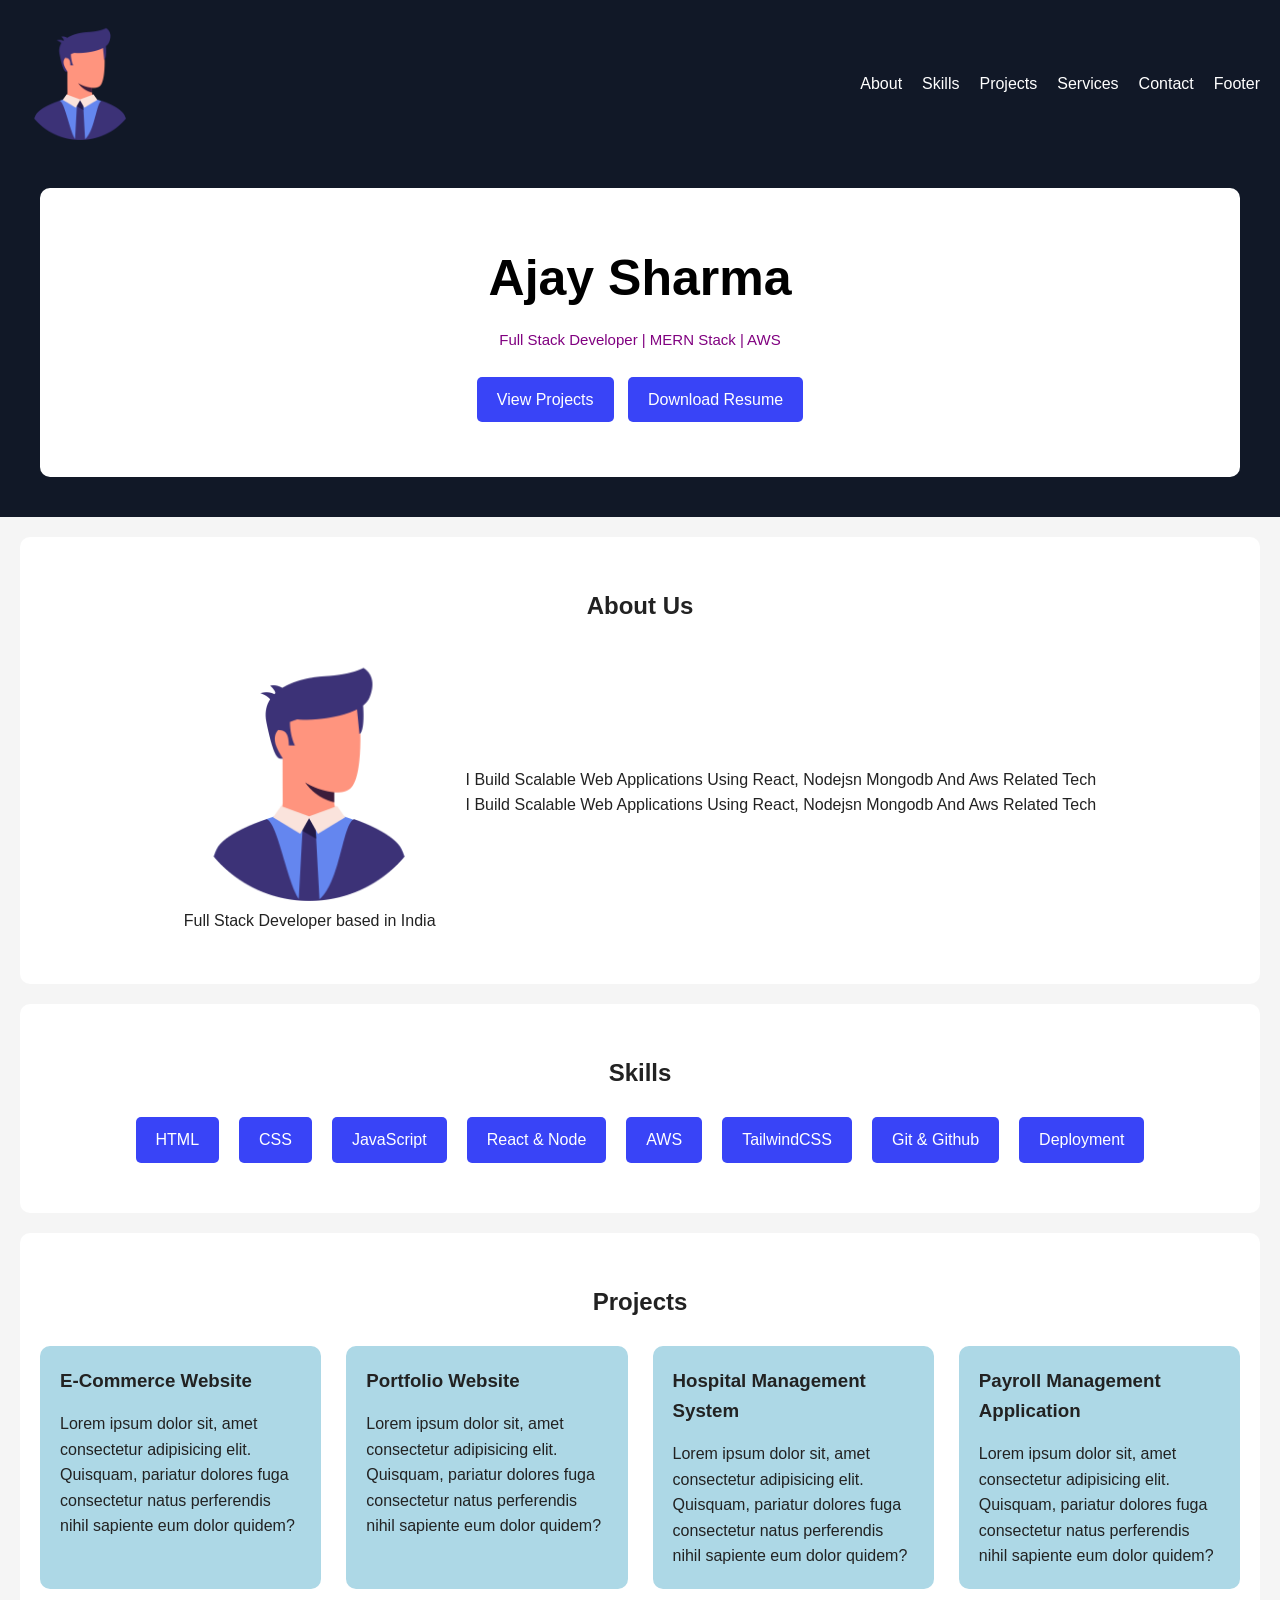
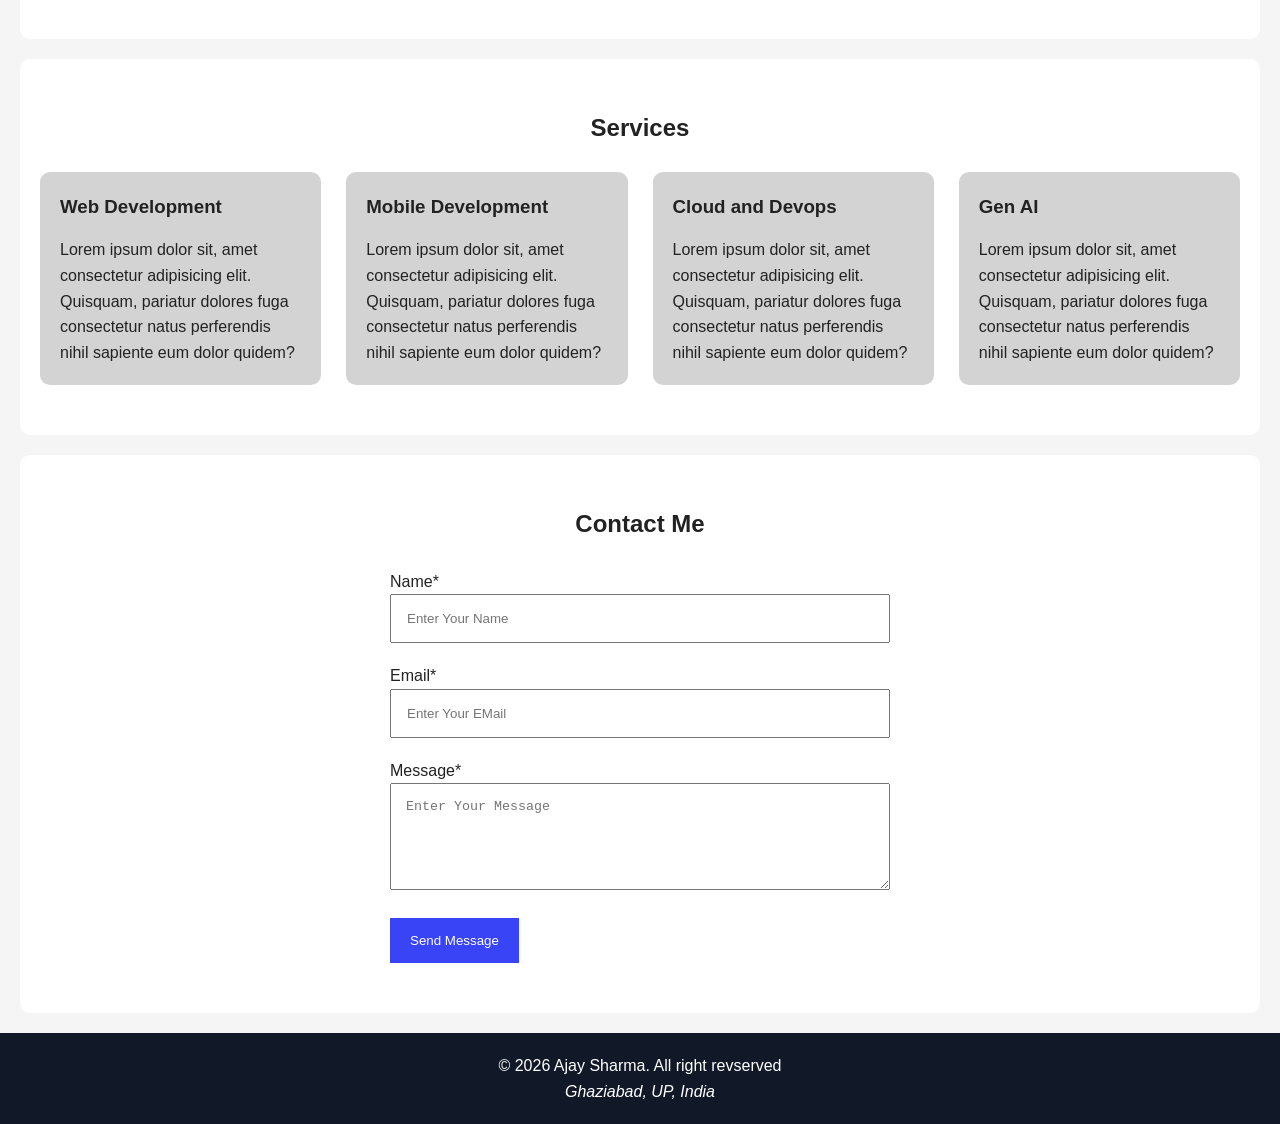
<file: index.html>
<!doctype html>
<html lang="en">
  <head>
    <meta charset="UTF-8" />
    <meta name="viewport" content="width=device-width, initial-scale=1.0" />
    <title>Ajay Sharma | Full Stack Developer Portfolio</title>
    <meta
      name="description"
      content="Portfolio of Ajay Sharma - Full Stack Developer specializing in react, MERN Stack, AWS and Scalable web applications"
    />

    <meta
      name="keywords"
      content="full stack developer, mern stack, react developer, aws, portfolio, javascript developer"
    />

    <meta name="author" content="Ajay Sharma" />

    <link rel="stylesheet" href="./assets/css/style.css" />
  </head>

  <body>
    <!-- Header -->
    <header>
      <!-- Navigation Menu -->
      <nav aria-label="Main Navigation">
        <a href="/">
          <img
            src="./assets/images/manager.png"
            alt="Ajay Sharma Logo"
            width="120"
          />
        </a>

        <ul>
          <li>
            <a href="#about">About</a>
          </li>
          <li>
            <a href="#skills">Skills</a>
          </li>
          <li>
            <a href="#projects">Projects</a>
          </li>
          <li>
            <a href="#services">Services</a>
          </li>
          <li>
            <a href="#contact">Contact</a>
          </li>
          <li>
            <a href="#footer">Footer</a>
          </li>
        </ul>
      </nav>

      <!-- Hero Section -->
      <section class="hero" aria-labelledby="hero-title">
        <h1 id="hero-title">Ajay Sharma</h1>
        <p>Full Stack Developer | MERN Stack | AWS</p>

        <a href="#projects">View Projects</a>
        <a href="resume.pdf">Download Resume</a>
      </section>
    </header>

    <!-- Main Content -->
    <main id="main-content">
      <!-- About -->
      <section id="about" aria-labelledby="about-title">
        <h2 id="about-title">About Us</h2>

        <div class="about-content">
          <figure>
            <img
              src="./assets/images/manager.png"
              alt="Portrait of Ajay Sharma"
              width="300"
            />
            <figcaption>Full Stack Developer based in India</figcaption>
          </figure>

          <div>
            <p>
              I build scalable web applications using react, nodejsn mongodb and
              aws related tech
            </p>
            <p>
              I build scalable web applications using react, nodejsn mongodb and
              aws related tech
            </p>
          </div>
        </div>
      </section>

      <!-- Skills -->
      <section id="skills" aria-labelledby="skill-title">
        <h2 id="skill-title">Skills</h2>
        <ul class="skills-list">
          <li>HTML</li>
          <li>CSS</li>
          <li>JavaScript</li>
          <li>React & Node</li>
          <li>AWS</li>
          <li>TailwindCSS</li>
          <li>Git & Github</li>
          <li>Deployment</li>
        </ul>
      </section>

      <!-- Projects -->
      <section id="projects" aria-labelledby="project-title">
        <h2 id="project-title">Projects</h2>

        <div class="project-container">
          <article class="project-card">
            <h3>E-Commerce Website</h3>
            <p>
              Lorem ipsum dolor sit, amet consectetur adipisicing elit.
              Quisquam, pariatur dolores fuga consectetur natus perferendis
              nihil sapiente eum dolor quidem?
            </p>
          </article>

          <article class="project-card">
            <h3>Portfolio Website</h3>
            <p>
              Lorem ipsum dolor sit, amet consectetur adipisicing elit.
              Quisquam, pariatur dolores fuga consectetur natus perferendis
              nihil sapiente eum dolor quidem?
            </p>
          </article>

          <article class="project-card">
            <h3>Hospital Management System</h3>
            <p>
              Lorem ipsum dolor sit, amet consectetur adipisicing elit.
              Quisquam, pariatur dolores fuga consectetur natus perferendis
              nihil sapiente eum dolor quidem?
            </p>
          </article>

          <article class="project-card">
            <h3>Payroll Management Application</h3>
            <p>
              Lorem ipsum dolor sit, amet consectetur adipisicing elit.
              Quisquam, pariatur dolores fuga consectetur natus perferendis
              nihil sapiente eum dolor quidem?
            </p>
          </article>
        </div>
      </section>

      <!-- Services -->
      <section id="services" aria-labelledby="service-title">
        <h2 id="service-title">Services</h2>

        <div class="service-container">
          <article class="service-card">
            <h3>Web Development</h3>
            <p>
              Lorem ipsum dolor sit, amet consectetur adipisicing elit.
              Quisquam, pariatur dolores fuga consectetur natus perferendis
              nihil sapiente eum dolor quidem?
            </p>
          </article>

          <article class="service-card">
            <h3>Mobile Development</h3>
            <p>
              Lorem ipsum dolor sit, amet consectetur adipisicing elit.
              Quisquam, pariatur dolores fuga consectetur natus perferendis
              nihil sapiente eum dolor quidem?
            </p>
          </article>

          <article class="service-card">
            <h3>Cloud and Devops</h3>
            <p>
              Lorem ipsum dolor sit, amet consectetur adipisicing elit.
              Quisquam, pariatur dolores fuga consectetur natus perferendis
              nihil sapiente eum dolor quidem?
            </p>
          </article>

          <article class="service-card">
            <h3>Gen AI</h3>
            <p>
              Lorem ipsum dolor sit, amet consectetur adipisicing elit.
              Quisquam, pariatur dolores fuga consectetur natus perferendis
              nihil sapiente eum dolor quidem?
            </p>
          </article>
        </div>
      </section>

      <!-- Contact -->
      <section id="contact" aria-labelledby="contact-title">
        <h2 id="contact-title">Contact Me</h2>

        <form action="https://submit-form.com/5MUQu26eQ">
          <div>
            <label for="name">Name*</label>
            <input
              type="text"
              name="name"
              id="name"
              placeholder="Enter Your Name"
            />
          </div>

          <div>
            <label for="email">Email*</label>
            <input
              type="email"
              name="email"
              id="email"
              placeholder="Enter Your EMail"
            />
          </div>

          <div>
            <label for="message">Message*</label>
            <textarea
              rows="5"
              name="message"
              id="message"
              placeholder="Enter Your Message"
            ></textarea>
          </div>

          <button type="submit">Send Message</button>
        </form>
      </section>

      <!-- Footer -->
      <footer id="footer">
        <p>&copy; 2026 Ajay Sharma. All right revserved</p>
        <address>Ghaziabad, UP, India</address>
      </footer>
    </main>
  </body>
</html>

<!-- HTML Entities -->
</file>
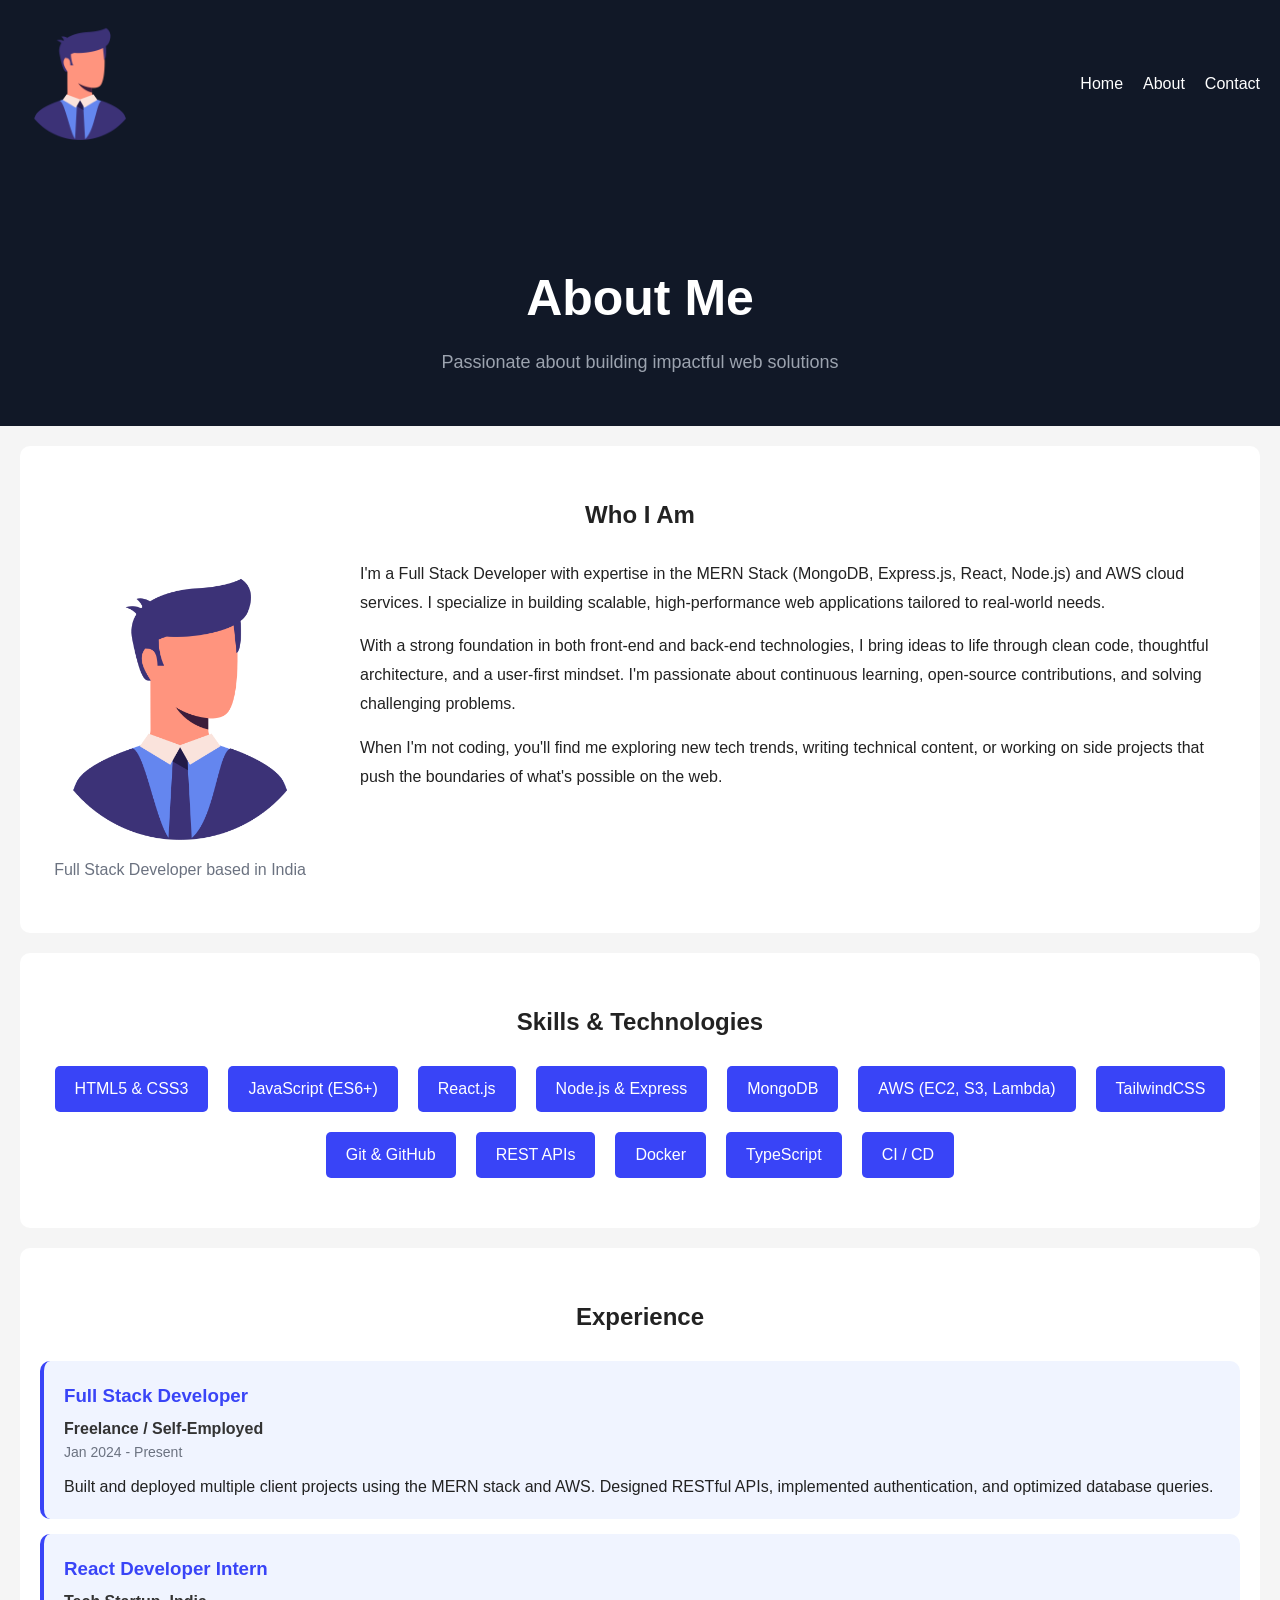
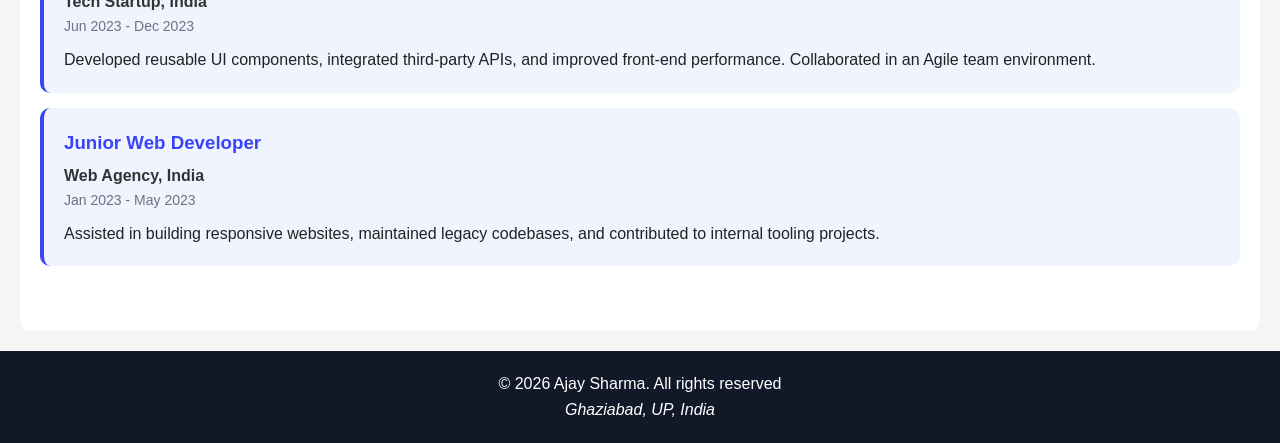
<file: about.html>
<!DOCTYPE html>
<html lang="en">

<head>
    <meta charset="UTF-8">
    <meta name="viewport" content="width=device-width, initial-scale=1.0">
    <title>About | Ajay Sharma - Full Stack Developer</title>
    <meta name="description" content="Learn more about Ajay Sharma - Full Stack Developer specializing in MERN Stack, AWS, and scalable web applications" />
    <meta name="keywords" content="full stack developer, about, mern stack, react developer, aws, portfolio, javascript developer" />
    <meta name="author" content="Ajay Sharma" />
    <link rel="stylesheet" href="./assets/css/style.css" />
    <style>
        .about-hero {
            text-align: center;
            padding: 50px var(--spacing-20px);
            background-color: #111827;
            color: white;
            margin: 0;
            border-radius: 0;
        }
        .about-hero h1 {
            font-size: 50px;
            margin-bottom: 10px;
        }
        .about-hero p {
            font-size: 18px;
            color: #9ca3af;
        }
        .bio-section {
            display: flex;
            gap: 40px;
            align-items: flex-start;
            flex-wrap: wrap;
            justify-content: center;
        }
        .bio-section img {
            width: 280px;
            border-radius: 10px;
        }
        .bio-text {
            flex: 1;
            min-width: 300px;
        }
        .bio-text p {
            margin-bottom: 15px;
            line-height: 1.8;
        }
        .experience-card {
            background-color: #f0f4ff;
            padding: var(--spacing-20px);
            border-radius: 10px;
            margin-bottom: 15px;
            border-left: 4px solid var(--primary-color);
        }
        .experience-card h3 {
            margin-bottom: 5px;
            color: var(--primary-color);
        }
        .experience-card .role {
            font-weight: 600;
            color: #333;
        }
        .experience-card .date {
            font-size: 14px;
            color: #6b7280;
            margin-bottom: 10px;
        }
    </style>
</head>

<body>

    <!-- Header -->
    <header>
        <nav aria-label="Main Navigation">
            <a href="index.html">
                <img src="./assets/images/manager.png" alt="Ajay Sharma Logo" width="120" />
            </a>
            <ul>
                <li><a href="index.html">Home</a></li>
                <li><a href="about.html">About</a></li>
                <li><a href="contact.html">Contact</a></li>
            </ul>
        </nav>
    </header>

    <!-- About Hero -->
    <section class="about-hero" aria-labelledby="about-hero-title">
        <h1 id="about-hero-title">About Me</h1>
        <p>Passionate about building impactful web solutions</p>
    </section>

    <main>

        <!-- Bio -->
        <section aria-labelledby="bio-title">
            <h2 id="bio-title">Who I Am</h2>
            <div class="bio-section">
                <figure>
                    <img src="./assets/images/manager.png" alt="Portrait of Ajay Sharma" />
                    <figcaption style="text-align:center;margin-top:10px;color:#6b7280;">
                        Full Stack Developer based in India
                    </figcaption>
                </figure>
                <div class="bio-text">
                    <p>
                        I'm a Full Stack Developer with expertise in the MERN Stack (MongoDB, Express.js, React, Node.js)
                        and AWS cloud services. I specialize in building scalable, high-performance web applications
                        tailored to real-world needs.
                    </p>
                    <p>
                        With a strong foundation in both front-end and back-end technologies, I bring ideas to life
                        through clean code, thoughtful architecture, and a user-first mindset. I'm passionate about
                        continuous learning, open-source contributions, and solving challenging problems.
                    </p>
                    <p>
                        When I'm not coding, you'll find me exploring new tech trends, writing technical content,
                        or working on side projects that push the boundaries of what's possible on the web.
                    </p>
                </div>
            </div>
        </section>

        <!-- Skills -->
        <section aria-labelledby="skill-title">
            <h2 id="skill-title">Skills & Technologies</h2>
            <ul class="skills-list">
                <li>HTML5 & CSS3</li>
                <li>JavaScript (ES6+)</li>
                <li>React.js</li>
                <li>Node.js & Express</li>
                <li>MongoDB</li>
                <li>AWS (EC2, S3, Lambda)</li>
                <li>TailwindCSS</li>
                <li>Git & GitHub</li>
                <li>REST APIs</li>
                <li>Docker</li>
                <li>TypeScript</li>
                <li>CI / CD</li>
            </ul>
        </section>

        <!-- Experience -->
        <section aria-labelledby="experience-title">
            <h2 id="experience-title">Experience</h2>

            <div class="experience-card">
                <h3>Full Stack Developer</h3>
                <p class="role">Freelance / Self-Employed</p>
                <p class="date">Jan 2024 - Present</p>
                <p>
                    Built and deployed multiple client projects using the MERN stack and AWS.
                    Designed RESTful APIs, implemented authentication, and optimized database queries.
                </p>
            </div>

            <div class="experience-card">
                <h3>React Developer Intern</h3>
                <p class="role">Tech Startup, India</p>
                <p class="date">Jun 2023 - Dec 2023</p>
                <p>
                    Developed reusable UI components, integrated third-party APIs, and improved
                    front-end performance. Collaborated in an Agile team environment.
                </p>
            </div>

            <div class="experience-card">
                <h3>Junior Web Developer</h3>
                <p class="role">Web Agency, India</p>
                <p class="date">Jan 2023 - May 2023</p>
                <p>
                    Assisted in building responsive websites, maintained legacy codebases, and
                    contributed to internal tooling projects.
                </p>
            </div>
        </section>

    </main>

    <!-- Footer -->
    <footer>
        <p>&copy; 2026 Ajay Sharma. All rights reserved</p>
        <address>Ghaziabad, UP, India</address>
    </footer>

</body>

</html>
</file>
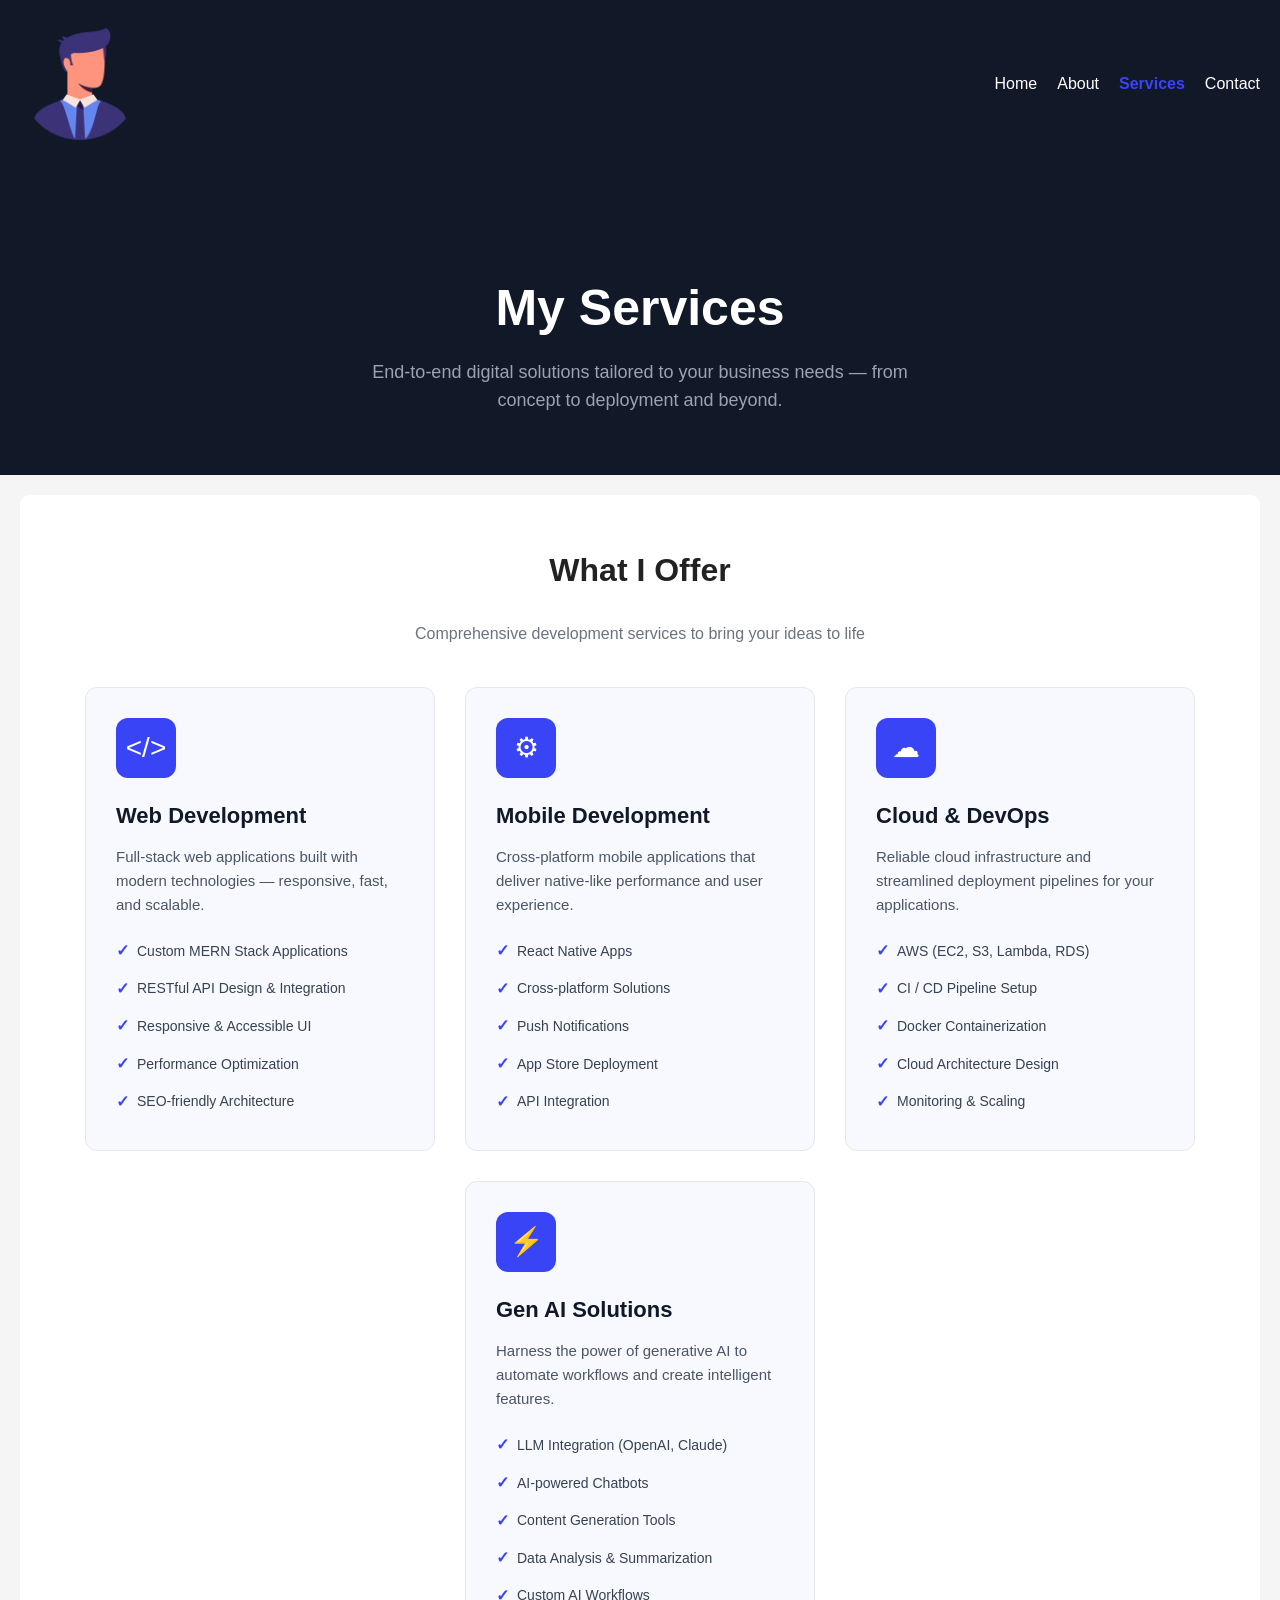
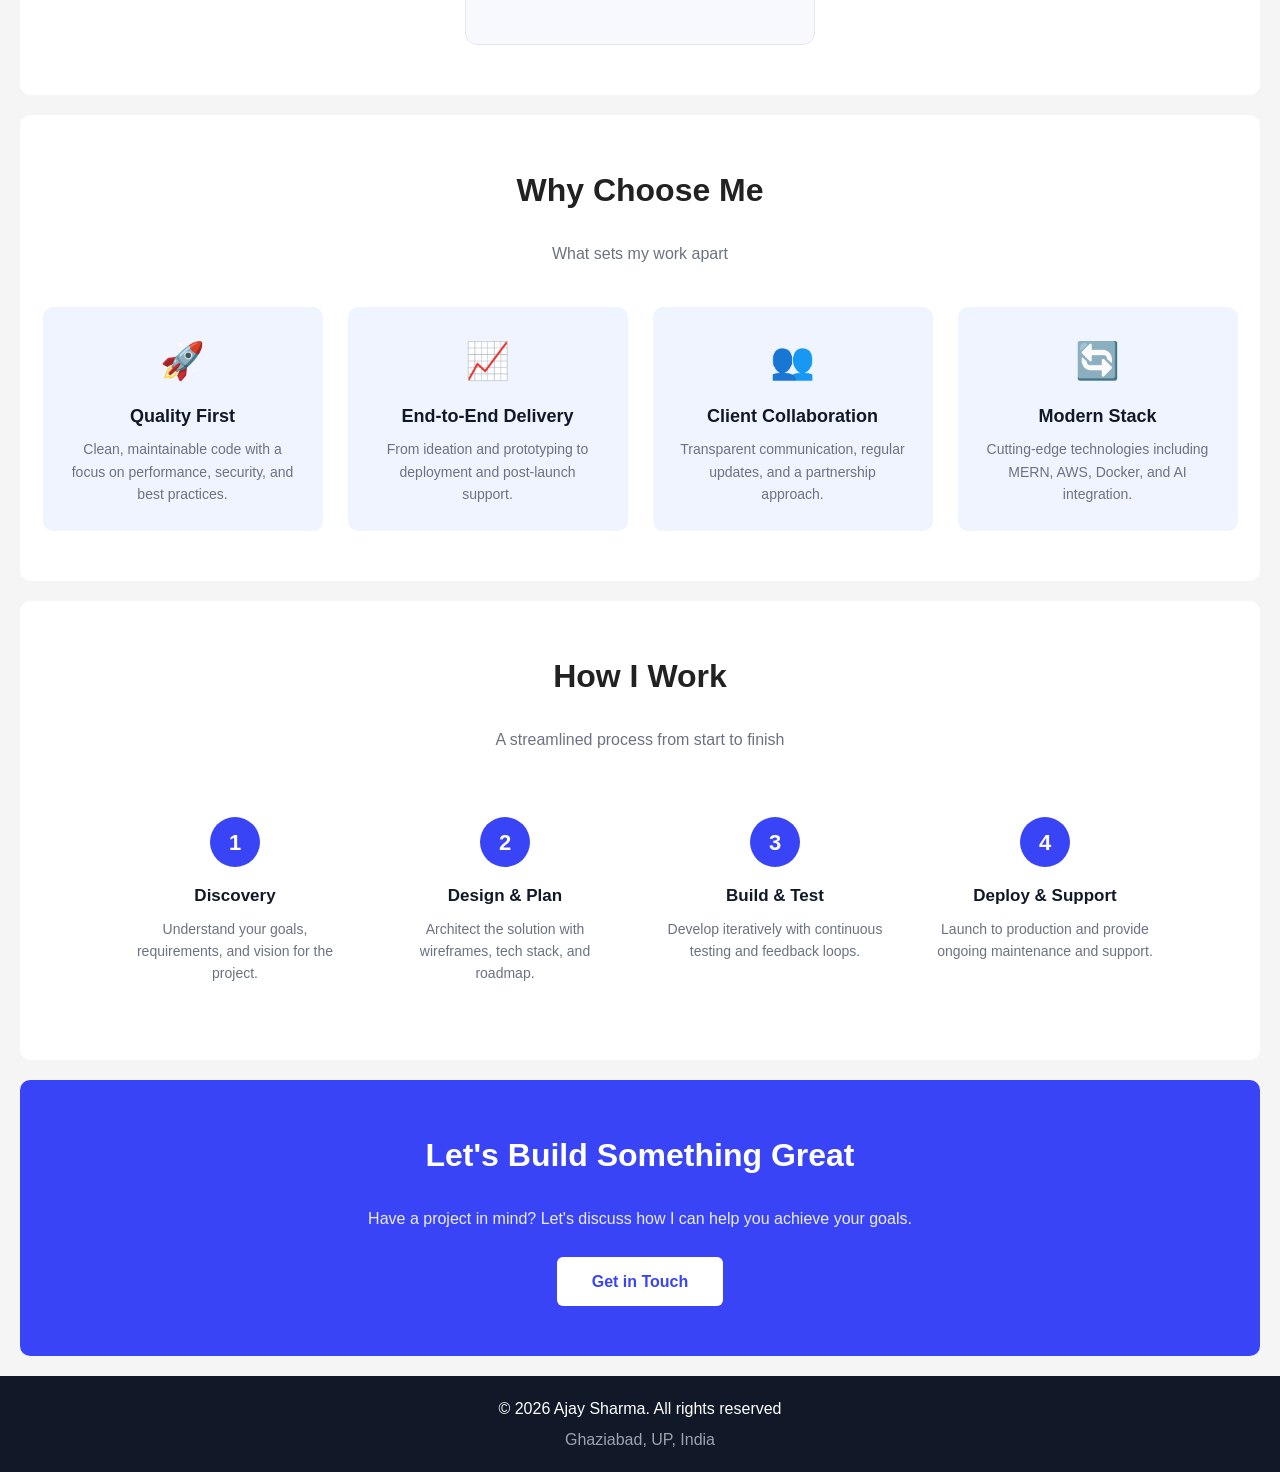
<file: services.html>
<!DOCTYPE html>
<html lang="en">

<head>
    <meta charset="UTF-8">
    <meta name="viewport" content="width=device-width, initial-scale=1.0">
    <title>Services | Ajay Sharma - Full Stack Developer</title>
    <meta name="description" content="Explore the services offered by Ajay Sharma - Web Development, Mobile Development, Cloud & DevOps, and Gen AI solutions" />
    <meta name="keywords" content="web development, mobile development, cloud services, devops, generative AI, full stack developer, mern stack" />
    <meta name="author" content="Ajay Sharma" />

    <style>
        :root {
            --primary-color: #3944f7;
            --spacing-20px: 20px;
        }

        * {
            margin: 0;
            padding: 0;
            box-sizing: border-box;
        }

        body {
            font-family: "Segoe UI", Tahoma, Geneva, Verdana, sans-serif;
            color: #222;
            background-color: #f5f5f5;
            line-height: 1.6;
        }

        img {
            max-width: 100%;
        }

        a {
            text-decoration: none;
        }

        header {
            background-color: #111827;
            color: white;
            padding: var(--spacing-20px);
        }

        nav {
            display: flex;
            justify-content: space-between;
            align-items: center;
            margin-bottom: 40px;
        }

        nav ul {
            display: flex;
            list-style-type: none;
            gap: var(--spacing-20px);
        }

        nav a {
            color: white;
            transition: color 0.3s;
        }

        nav a:hover,
        nav a:focus {
            color: var(--primary-color);
        }

        nav a.active {
            color: var(--primary-color);
            font-weight: 600;
        }

        .services-hero {
            text-align: center;
            padding: 60px var(--spacing-20px);
            background-color: #111827;
            color: white;
            margin: 0;
            border-radius: 0;
        }

        .services-hero h1 {
            font-size: 50px;
            margin-bottom: 10px;
        }

        .services-hero p {
            font-size: 18px;
            color: #9ca3af;
            max-width: 600px;
            margin: 0 auto;
        }

        section {
            padding: 50px var(--spacing-20px);
            background-color: white;
            margin: var(--spacing-20px);
            border-radius: 10px;
        }

        section h2 {
            margin-bottom: 25px;
            text-align: center;
            font-size: 32px;
        }

        .section-subtitle {
            text-align: center;
            color: #6b7280;
            margin-bottom: 40px;
            font-size: 16px;
        }

        .service-grid {
            display: flex;
            flex-wrap: wrap;
            gap: 30px;
            justify-content: center;
        }

        .service-card {
            flex: 1;
            min-width: 280px;
            max-width: 350px;
            padding: 30px;
            border-radius: 12px;
            background-color: #f8f9ff;
            border: 1px solid #e5e7eb;
            transition: transform 0.3s, box-shadow 0.3s;
        }

        .service-card:hover {
            transform: translateY(-5px);
            box-shadow: 0 10px 30px rgba(57, 68, 247, 0.12);
        }

        .service-icon {
            width: 60px;
            height: 60px;
            background-color: var(--primary-color);
            color: white;
            border-radius: 12px;
            display: flex;
            align-items: center;
            justify-content: center;
            font-size: 28px;
            margin-bottom: 20px;
        }

        .service-card h3 {
            font-size: 22px;
            margin-bottom: 12px;
            color: #111827;
        }

        .service-card p {
            color: #4b5563;
            margin-bottom: 15px;
            font-size: 15px;
        }

        .service-features {
            list-style: none;
            padding: 0;
        }

        .service-features li {
            padding: 6px 0;
            color: #374151;
            font-size: 14px;
            display: flex;
            align-items: center;
            gap: 8px;
        }

        .service-features li::before {
            content: "\2713";
            color: var(--primary-color);
            font-weight: 700;
            font-size: 16px;
        }

        .why-grid {
            display: flex;
            flex-wrap: wrap;
            gap: 25px;
            justify-content: center;
        }

        .why-card {
            flex: 1;
            min-width: 220px;
            max-width: 280px;
            text-align: center;
            padding: 25px;
            border-radius: 10px;
            background-color: #f0f4ff;
        }

        .why-card .icon {
            font-size: 36px;
            margin-bottom: 12px;
        }

        .why-card h3 {
            font-size: 18px;
            margin-bottom: 8px;
            color: #111827;
        }

        .why-card p {
            font-size: 14px;
            color: #6b7280;
        }

        .process-steps {
            display: flex;
            flex-wrap: wrap;
            gap: 20px;
            justify-content: center;
            counter-reset: step;
        }

        .process-step {
            flex: 1;
            min-width: 200px;
            max-width: 250px;
            text-align: center;
            padding: 25px 15px;
            position: relative;
        }

        .process-step .step-number {
            counter-increment: step;
            width: 50px;
            height: 50px;
            background-color: var(--primary-color);
            color: white;
            border-radius: 50%;
            display: flex;
            align-items: center;
            justify-content: center;
            font-size: 22px;
            font-weight: 700;
            margin: 0 auto 15px;
        }

        .process-step h3 {
            font-size: 17px;
            margin-bottom: 8px;
            color: #111827;
        }

        .process-step p {
            font-size: 14px;
            color: #6b7280;
        }

        .cta-section {
            text-align: center;
            background-color: var(--primary-color);
            color: white;
        }

        .cta-section h2 {
            color: white;
        }

        .cta-section p {
            margin-bottom: 25px;
            font-size: 16px;
            opacity: 0.9;
        }

        .cta-button {
            display: inline-block;
            background-color: white;
            color: var(--primary-color);
            padding: 12px 35px;
            border-radius: 6px;
            font-weight: 600;
            font-size: 16px;
            transition: transform 0.2s;
        }

        .cta-button:hover {
            transform: scale(1.05);
        }

        footer {
            background-color: #111827;
            color: white;
            text-align: center;
            padding: var(--spacing-20px);
        }

        footer address {
            font-style: normal;
            color: #9ca3af;
            margin-top: 5px;
        }

        @media (max-width: 768px) {
            nav {
                flex-direction: column;
                gap: var(--spacing-20px);
            }

            nav ul {
                flex-wrap: wrap;
                justify-content: center;
            }

            .services-hero h1 {
                font-size: 35px;
            }

            .services-hero p {
                font-size: 16px;
            }

            section h2 {
                font-size: 26px;
            }

            .service-card {
                min-width: 100%;
                max-width: 100%;
            }
        }
    </style>
</head>

<body>

    <!-- Header -->
    <header>
        <nav aria-label="Main Navigation">
            <a href="index.html">
                <img src="./assets/images/manager.png" alt="Ajay Sharma Logo" width="120" />
            </a>
            <ul>
                <li><a href="index.html">Home</a></li>
                <li><a href="about.html">About</a></li>
                <li><a href="services.html" class="active">Services</a></li>
                <li><a href="contact.html">Contact</a></li>
            </ul>
        </nav>
    </header>

    <!-- Services Hero -->
    <section class="services-hero" aria-labelledby="services-hero-title">
        <h1 id="services-hero-title">My Services</h1>
        <p>End-to-end digital solutions tailored to your business needs — from concept to deployment and beyond.</p>
    </section>

    <main>

        <!-- Services Grid -->
        <section aria-labelledby="service-title">
            <h2 id="service-title">What I Offer</h2>
            <p class="section-subtitle">Comprehensive development services to bring your ideas to life</p>

            <div class="service-grid">

                <!-- Web Development -->
                <article class="service-card">
                    <div class="service-icon" aria-hidden="true">&lt;/&gt;</div>
                    <h3>Web Development</h3>
                    <p>Full-stack web applications built with modern technologies — responsive, fast, and scalable.</p>
                    <ul class="service-features">
                        <li>Custom MERN Stack Applications</li>
                        <li>RESTful API Design & Integration</li>
                        <li>Responsive & Accessible UI</li>
                        <li>Performance Optimization</li>
                        <li>SEO-friendly Architecture</li>
                    </ul>
                </article>

                <!-- Mobile Development -->
                <article class="service-card">
                    <div class="service-icon" aria-hidden="true">&#9881;</div>
                    <h3>Mobile Development</h3>
                    <p>Cross-platform mobile applications that deliver native-like performance and user experience.</p>
                    <ul class="service-features">
                        <li>React Native Apps</li>
                        <li>Cross-platform Solutions</li>
                        <li>Push Notifications</li>
                        <li>App Store Deployment</li>
                        <li>API Integration</li>
                    </ul>
                </article>

                <!-- Cloud & DevOps -->
                <article class="service-card">
                    <div class="service-icon" aria-hidden="true">&#9729;</div>
                    <h3>Cloud & DevOps</h3>
                    <p>Reliable cloud infrastructure and streamlined deployment pipelines for your applications.</p>
                    <ul class="service-features">
                        <li>AWS (EC2, S3, Lambda, RDS)</li>
                        <li>CI / CD Pipeline Setup</li>
                        <li>Docker Containerization</li>
                        <li>Cloud Architecture Design</li>
                        <li>Monitoring & Scaling</li>
                    </ul>
                </article>

                <!-- Gen AI -->
                <article class="service-card">
                    <div class="service-icon" aria-hidden="true">&#9889;</div>
                    <h3>Gen AI Solutions</h3>
                    <p>Harness the power of generative AI to automate workflows and create intelligent features.</p>
                    <ul class="service-features">
                        <li>LLM Integration (OpenAI, Claude)</li>
                        <li>AI-powered Chatbots</li>
                        <li>Content Generation Tools</li>
                        <li>Data Analysis & Summarization</li>
                        <li>Custom AI Workflows</li>
                    </ul>
                </article>

            </div>
        </section>

        <!-- Why Choose Me -->
        <section aria-labelledby="why-title">
            <h2 id="why-title">Why Choose Me</h2>
            <p class="section-subtitle">What sets my work apart</p>

            <div class="why-grid">
                <div class="why-card">
                    <div class="icon" aria-hidden="true">&#128640;</div>
                    <h3>Quality First</h3>
                    <p>Clean, maintainable code with a focus on performance, security, and best practices.</p>
                </div>
                <div class="why-card">
                    <div class="icon" aria-hidden="true">&#128200;</div>
                    <h3>End-to-End Delivery</h3>
                    <p>From ideation and prototyping to deployment and post-launch support.</p>
                </div>
                <div class="why-card">
                    <div class="icon" aria-hidden="true">&#128101;</div>
                    <h3>Client Collaboration</h3>
                    <p>Transparent communication, regular updates, and a partnership approach.</p>
                </div>
                <div class="why-card">
                    <div class="icon" aria-hidden="true">&#128260;</div>
                    <h3>Modern Stack</h3>
                    <p>Cutting-edge technologies including MERN, AWS, Docker, and AI integration.</p>
                </div>
            </div>
        </section>

        <!-- Process -->
        <section aria-labelledby="process-title">
            <h2 id="process-title">How I Work</h2>
            <p class="section-subtitle">A streamlined process from start to finish</p>

            <div class="process-steps">
                <div class="process-step">
                    <div class="step-number">1</div>
                    <h3>Discovery</h3>
                    <p>Understand your goals, requirements, and vision for the project.</p>
                </div>
                <div class="process-step">
                    <div class="step-number">2</div>
                    <h3>Design & Plan</h3>
                    <p>Architect the solution with wireframes, tech stack, and roadmap.</p>
                </div>
                <div class="process-step">
                    <div class="step-number">3</div>
                    <h3>Build & Test</h3>
                    <p>Develop iteratively with continuous testing and feedback loops.</p>
                </div>
                <div class="process-step">
                    <div class="step-number">4</div>
                    <h3>Deploy & Support</h3>
                    <p>Launch to production and provide ongoing maintenance and support.</p>
                </div>
            </div>
        </section>

        <!-- CTA -->
        <section class="cta-section" aria-labelledby="cta-title">
            <h2 id="cta-title">Let's Build Something Great</h2>
            <p>Have a project in mind? Let's discuss how I can help you achieve your goals.</p>
            <a href="contact.html" class="cta-button">Get in Touch</a>
        </section>

    </main>

    <!-- Footer -->
    <footer>
        <p>&copy; 2026 Ajay Sharma. All rights reserved</p>
        <address>Ghaziabad, UP, India</address>
    </footer>

</body>

</html>
</file>
<file: assets/css/style.css>
/* Used to define variables */
:root {
  --primary-color: #3944f7;
  --spacing-20px: 20px;
}

* {
  margin: 0;
  padding: 0;
  box-sizing: border-box;
}

body {
  font-family: "Segoe UI", Tahoma, Geneva, Verdana, sans-serif;
  color: #222;
  background-color: #f5f5f5;
  line-height: 1.6;
}

img {
  max-width: 100%;
}

a {
  text-decoration: none;
}

/* Header */
header {
  background-color: #111827;
  color: white;
  padding: var(--spacing-20px);
}

nav {
  display: flex;
  justify-content: space-between;
  align-items: center;
  margin-bottom: 40px;
}

nav ul {
  display: flex;
  list-style-type: none;
  gap: var(--spacing-20px);
}

nav a {
  color: white;
}

/* Hero */
.hero {
  text-align: center;
  padding: 50px var(--spacing-20px);
  color: black;
}

.hero h1 {
  font-size: 50px;
  margin-bottom: 10px;
}

.hero p {
  margin-bottom: var(--spacing-20px);
  font-size: 15px;
  color: purple;
}

.hero a {
  display: inline-block;
  background-color: var(--primary-color);
  color: white;
  padding: 10px var(--spacing-20px);
  margin: 5px;
  border-radius: 5px;
}

/* Common Section */
section {
  padding: 50px var(--spacing-20px);
  background-color: white;
  margin: var(--spacing-20px);
  border-radius: 10px;
}

section h2 {
  margin-bottom: 25px;
  text-align: center;
}

/* About */
.about-content {
  display: flex;
  gap: 30px;
  align-items: center;
  flex-wrap: wrap;
  justify-content: center;
}

.about-content img {
  width: 250px;
  border-radius: 10px;
}

.about-content p {
  text-transform: capitalize;
}

/* Skills */
.skills-list {
  display: flex;
  gap: var(--spacing-20px);
  flex-wrap: wrap;
  justify-content: center;
  align-items: center;
  list-style: none;
}

.skills-list li {
  background-color: var(--primary-color);
  color: white;
  border-radius: 5px;
  padding: 10px var(--spacing-20px);
}

/* Project */
.project-container {
  display: flex;
  flex-wrap: wrap;
  gap: 25px;
}

.project-card {
  flex: 1;
  min-width: 250px;
  padding: var(--spacing-20px);
  border-radius: 10px;
  background-color: lightblue;
}

.project-card h3 {
  margin-bottom: 15px;
}

/* Services */
.service-container {
  display: flex;
  flex-wrap: wrap;
  gap: 25px;
}

.service-card {
  flex: 1;
  min-width: 250px;
  padding: var(--spacing-20px);
  border-radius: 10px;
  background-color: lightgray;
}

.service-card h3 {
  margin-bottom: 15px;
}

/* Form */
form {
  max-width: 500px;
  margin: auto;
}

form input,
form textarea {
  width: 100%;
  padding: 15px;
  margin-bottom: var(--spacing-20px);
}

form button {
  background-color: var(--primary-color);
  color: white;
  padding: 15px var(--spacing-20px);
  border: none;
  cursor: pointer;
}

/* Footer */
footer {
  background-color: #111827;
  color: white;
  text-align: center;
  padding: var(--spacing-20px);
}

/* Responsive */
@media (max-width: 768px) {
  nav {
    flex-direction: column;
    gap: var(--spacing-20px);
  }

  nav ul {
    flex-wrap: wrap;
    justify-content: center;
  }

  .her h1 {
    font-size: 35px;
  }
}
</file>
